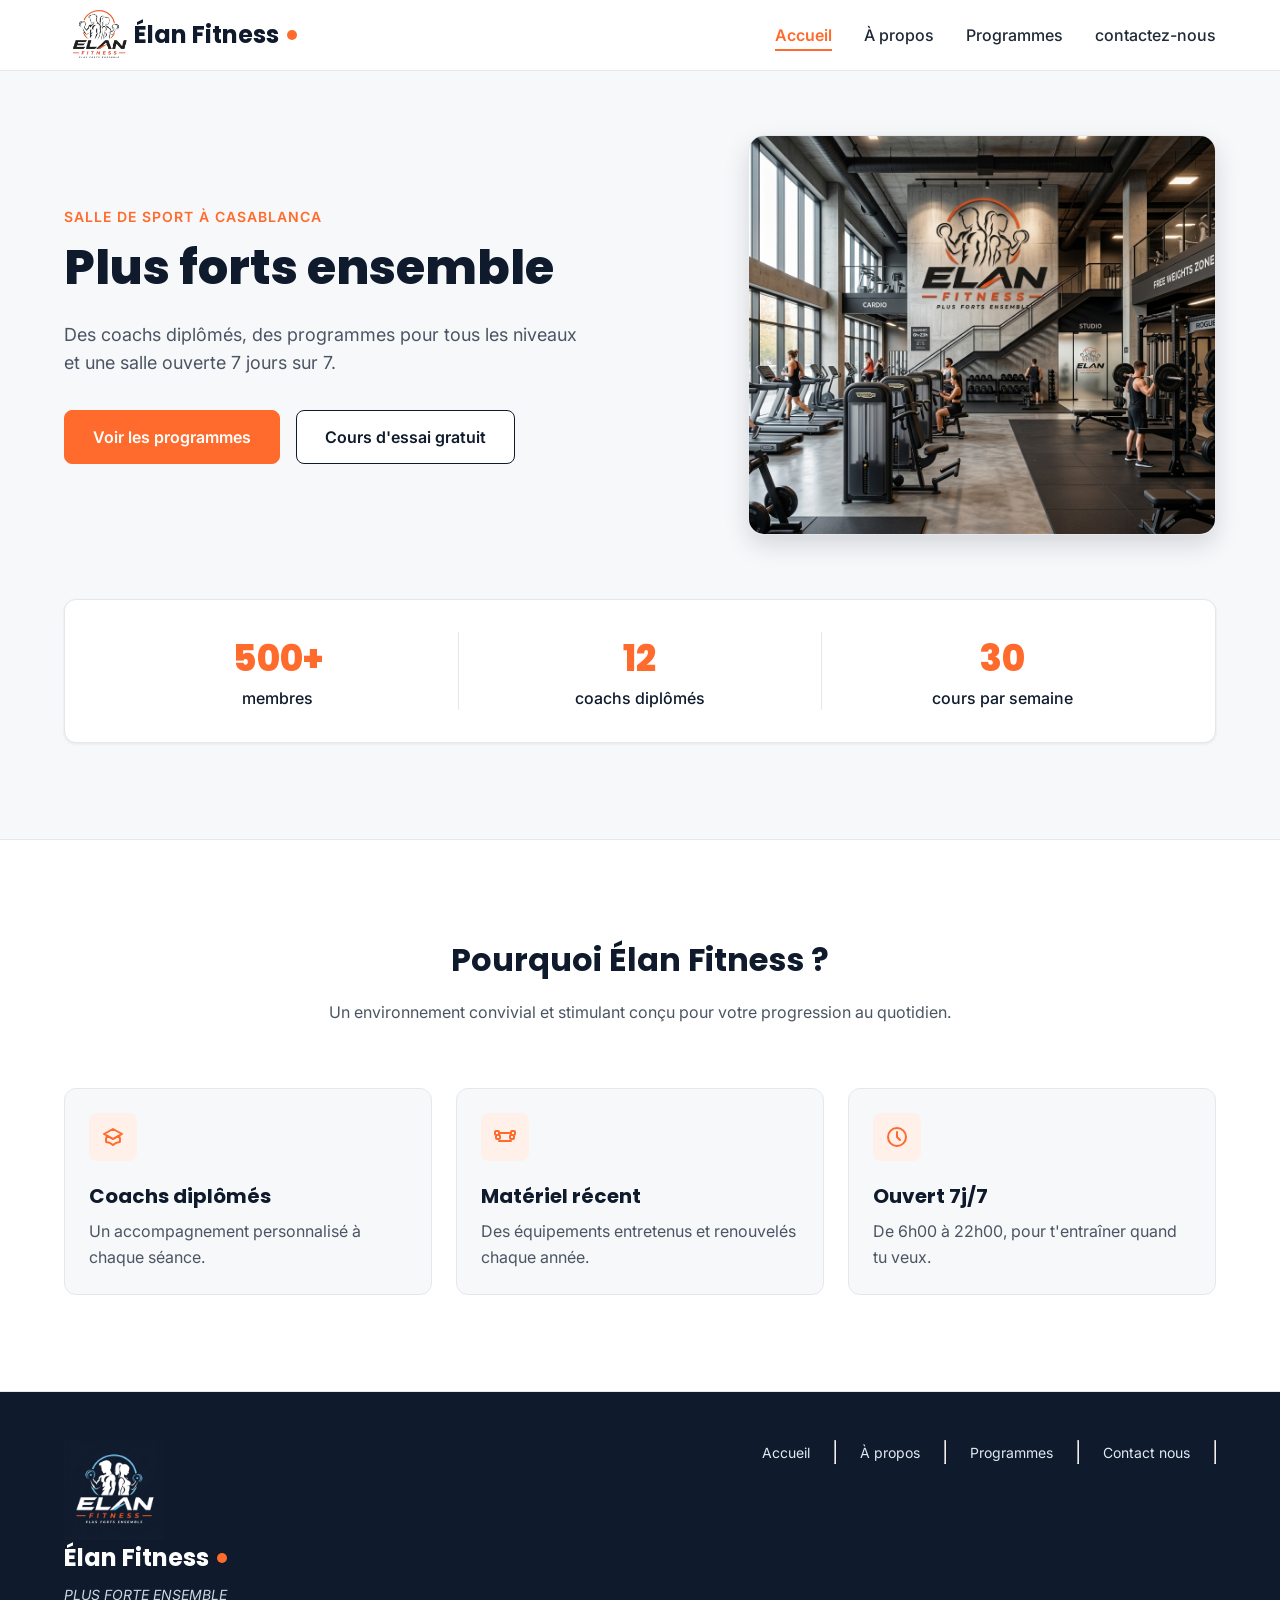
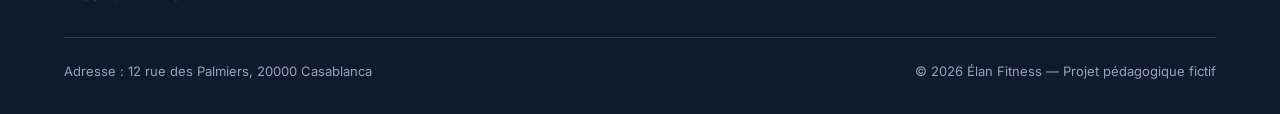
<file: index.html>
<!DOCTYPE html>
<html lang="fr">
<head>
  <meta charset="UTF-8">
  <meta name="viewport" content="width=device-width, initial-scale=1">
  <meta name="description" content="Élan Fitness, salle de sport à Casablanca : musculation, yoga, cardio et boxe fitness avec des coachs diplômés. Réservez votre cours d'essai gratuit.">
  <title>  Élan Fitness | Salle de sport à Casablanca</title>

  <link rel="preconnect" href="https://fonts.googleapis.com">
  <link rel="preconnect" href="https://fonts.gstatic.com" crossorigin>
  <link href="https://fonts.googleapis.com/css2?family=Inter:wght@400;500;600&family=Poppins:wght@600;700;800&display=swap" rel="stylesheet">

  <link rel="stylesheet" href="style.css">
  <link rel="icon" type="image/jpeg" href="img/elan-logo.jpg">
</head>

<body>

  <header class="en-tete">
    <div class="conteneur en-tete-contenu">
      <a href="index.html" class="logo"><img src="img/elan-logo.jpg" alt="logo" width="70px">  Élan Fitness</a>

      <nav aria-label="Navigation principale">
        <ul class="menu">
          <li><a href="index.html" class="lien-actif">Accueil</a></li>
          <li><a href="propos.html">À propos</a></li>
          <li><a href="programmes.html">Programmes</a></li>
          <li><a href="contact-nous.html">contactez-nous</a></li>
        </ul>
      </nav>
    </div>
  </header>

  <main>

    <section id="accueil" class="hero">
      <div class="conteneur">

        <div class="hero-contenu">
          <div class="hero-texte">
            <p class="sur-titre">Salle de sport à Casablanca</p>
            <h1>Plus forts ensemble</h1>
            <p class="hero-description">
              Des coachs diplômés, des programmes pour tous les niveaux et une salle ouverte 7 jours sur 7.
            </p>
            <div class="boutons">
              <a href="programmes.html" class="bouton bouton-principal">Voir les programmes</a>
              <a href="contact-nous.html" class="bouton bouton-secondaire">Cours d'essai gratuit</a>
            </div>
          </div>

          <img class="hero-image" src="img/hero.jpg" alt="Des personnes s'entraînent dans une salle de sport lumineuse à Casablanca">
        </div>

        <div class="chiffres">
          <div class="chiffre">
            <p class="chiffre-nombre">500+</p>
            <p>membres</p>
          </div>
          <div class="chiffre">
            <p class="chiffre-nombre">12</p>
            <p>coachs diplômés</p>
          </div>
          <div class="chiffre">
            <p class="chiffre-nombre">30</p>
            <p>cours par semaine</p>
          </div>
        </div>

      </div>
    </section>

    <section class="section section-blanche">
      <div class="conteneur">

        <div class="section-titre">
          <h2>Pourquoi Élan Fitness ?</h2>
          <p>Un environnement convivial et stimulant conçu pour votre progression au quotidien.</p>
        </div>

        <div class="cartes">
          <article class="carte carte-avantage">
            <div class="icone"><img src="img/icone-coach.svg" alt=""></div>
            <h3>Coachs diplômés</h3>
            <p>Un accompagnement personnalisé à chaque séance.</p>
          </article>

          <article class="carte carte-avantage">
            <div class="icone"><img src="img/icone-materiel.svg" alt=""></div>
            <h3>Matériel récent</h3>
            <p>Des équipements entretenus et renouvelés chaque année.</p>
          </article>

          <article class="carte carte-avantage">
            <div class="icone"><img src="img/icone-horloge.svg" alt=""></div>
            <h3>Ouvert 7j/7</h3>
            <p>De 6h00 à 22h00, pour t'entraîner quand tu veux.</p>
          </article>
        </div>

      </div>
    </section>

  </main>

      <footer class="pied-de-page">
    <div class="conteneur">

      <div class="pied-haut">
        <div>
<img src="img/elan-logo-without-bg.jpg" alt="logo" width="100px">
          <p class="logo logo-clair">Élan Fitness</p>
          <p class="slogan">PLUS FORTE ENSEMBLE</p>
        </div>

        <nav aria-label="Navigation du pied de page">
          <ul class="menu menu-pied">
            <li><a href="index.html">Accueil</a></li>
            <hr>
            <li><a href="propos.html">À propos</a></li>
            <hr>
            <li><a href="programmes.html">Programmes</a></li>
            <hr>
            <li> <a href="contact-nous.html">Contact nous</a></li>
            <hr>
          </ul>
        </nav>
      </div>

      <div class="pied-bas">
        <p>Adresse : 12 rue des Palmiers, 20000 Casablanca</p>
        <p>&copy; 2026 Élan Fitness — Projet pédagogique fictif</p>
      </div>

    </div>
  </footer>

</body>
</html>
</file>
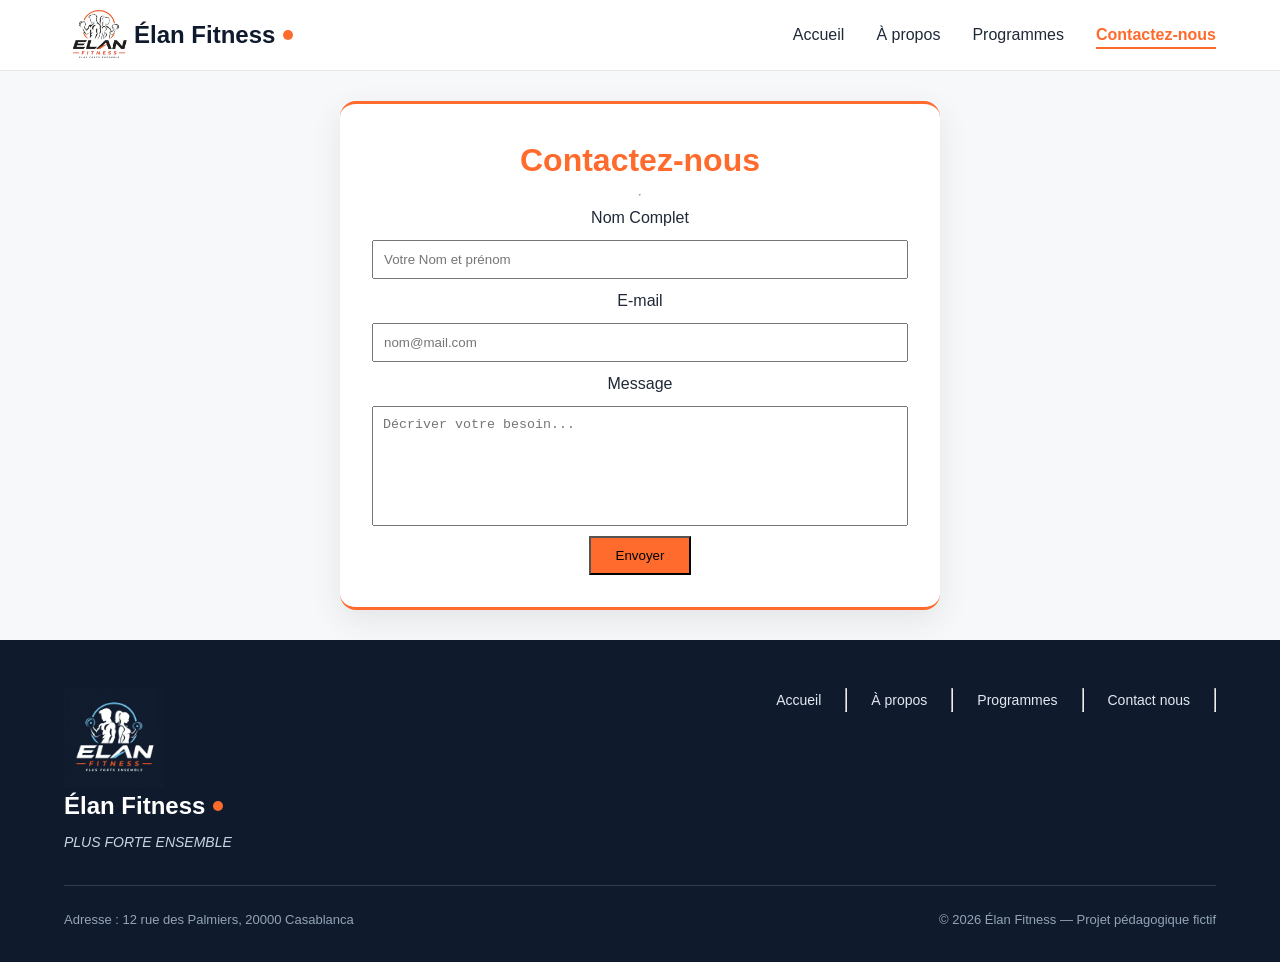
<file: contact-nous.html>
<!DOCTYPE html>
<html lang="fr">
<head>
    <meta charset="UTF-8">
    <meta name="viewport" content="width=device-width, initial-scale=1.0">
    <title>Contactez-nous</title>
      <link rel="stylesheet" href="style.css">
      <link rel="stylesheet" href="style2.css">
      <link rel="icon" type="image/jpeg" href="img/elan-logo.jpg">
</head>
<body>
      <header class="en-tete">
    <div class="conteneur en-tete-contenu">
      <a href="index.html" class="logo"><img src="img/elan-logo.jpg" alt="logo" width="70px">  Élan Fitness</a>

      <nav aria-label="Navigation principale">
        <ul class="menu">
          <li><a href="index.html" >Accueil</a></li>
          <li><a href="propos.html">À propos</a></li>
          <li><a href="programmes.html">Programmes</a></li>
          <li> <a href="contact-nous.html" class="lien-actif">Contactez-nous</a></li>
        </ul>
      </nav>
    </div>
  </header>
  <main>
<form class="contactus">
    <div class="contact">
        <h1>Contactez-nous</h1>
        <hr>
            <label>Nom Complet </label>
            <input type="text" name="Nom" placeholder="Votre Nom et prénom" >
            <label>E-mail</label>
            <input type="email" name="email" placeholder="nom@mail.com">
            <label>Message</label>
            <textarea name="message" class="message" placeholder="Décriver votre besoin..."></textarea>
            <button type="submit">Envoyer</button>
    </div>
  </form>
  </main>

      <footer class="pied-de-page">
    <div class="conteneur">

      <div class="pied-haut">
        <div>
<img src="img/elan-logo-without-bg.jpg" alt="logo" width="100px">
          <p class="logo logo-clair">Élan Fitness</p>
          <p class="slogan">PLUS FORTE ENSEMBLE</p>
        </div>

        <nav aria-label="Navigation du pied de page">
          <ul class="menu menu-pied">
            <li><a href="index.html">Accueil</a></li>
            <hr>
            <li><a href="propos.html">À propos</a></li>
            <hr>
            <li><a href="programmes.html">Programmes</a></li>
            <hr>
            <li> <a href="contact-nous.html">Contact nous</a></li>
            <hr>
          </ul>
        </nav>
      </div>

      <div class="pied-bas">
        <p>Adresse : 12 rue des Palmiers, 20000 Casablanca</p>
        <p>&copy; 2026 Élan Fitness — Projet pédagogique fictif</p>
      </div>

    </div>
  </footer>
</body>
</html>
</file>
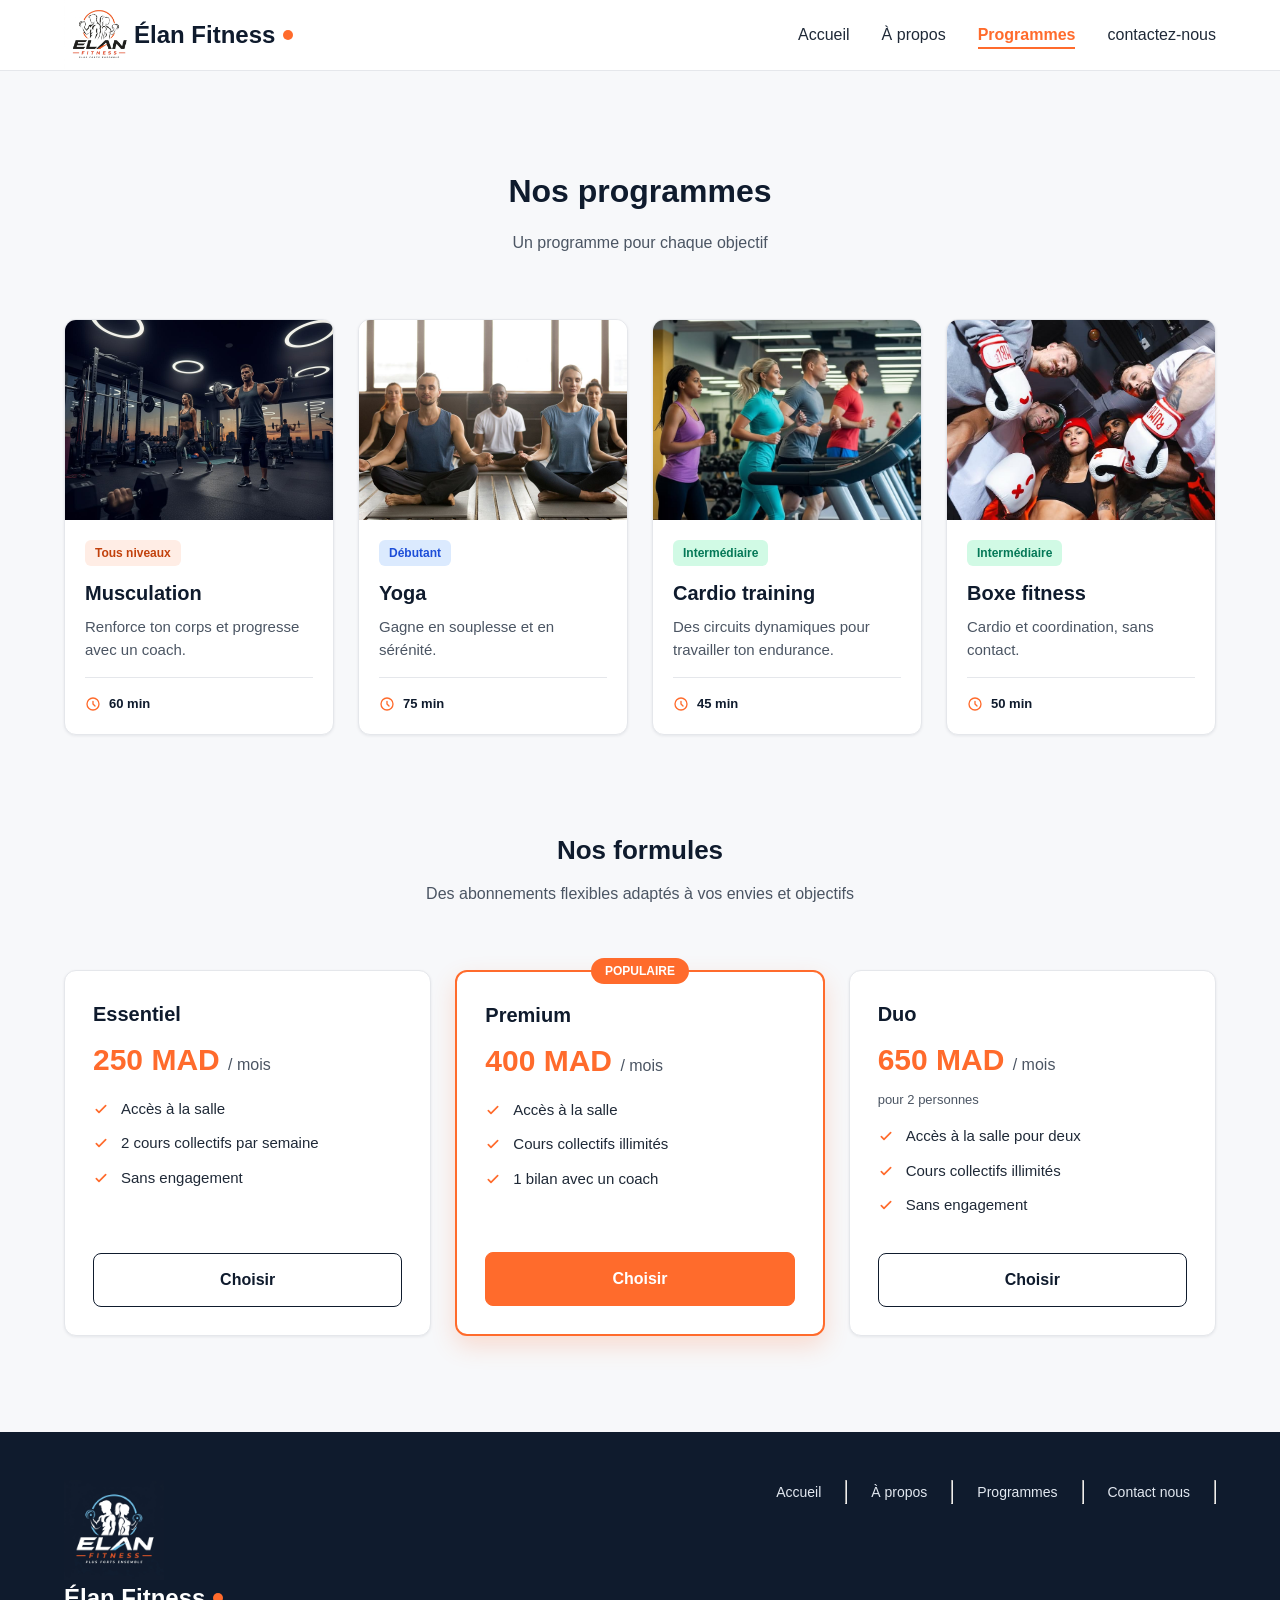
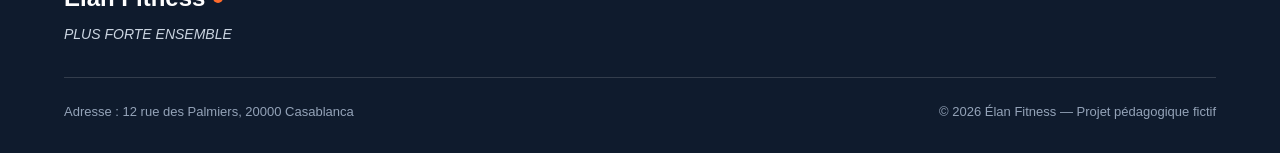
<file: programmes.html>
<!DOCTYPE html>
<html lang="fr">
<head>
    <meta charset="UTF-8">
    <meta name="viewport" content="width=device-width, initial-scale=1.0">
    <title>Nos Programmes | Élan Fitness</title>
    <link rel="stylesheet" href="style.css">
    <link rel="icon" type="image/jpeg" href="img/elan-logo.jpg">
</head>
<body>
          <header class="en-tete">
    <div class="conteneur en-tete-contenu">
      <a href="index.html" class="logo"><img src="img/elan-logo.jpg" alt="logo" width="70px">  Élan Fitness</a>

      <nav aria-label="Navigation principale">
        <ul class="menu">
          <li><a href="index.html" >Accueil</a></li>
          <li><a href="propos.html">À propos</a></li>
          <li><a href="programmes.html" class="lien-actif">Programmes</a></li>
          <li><a href="contact-nous.html">contactez-nous</a></li>
        </ul>
      </nav>
    </div>
  </header>
        <section id="programmes" class="section">
      <div class="conteneur">

        <div class="section-titre">
          <h2>Nos programmes</h2>
          <p>Un programme pour chaque objectif</p>
        </div>

        <div class="cartes">

          <article class="carte carte-programme">
            <img src="img/1musculation.jpg" alt="Une sportive soulève des haltères dans l'espace musculation">
            <div class="programme-corps">
              <span class="etiquette etiquette-orange">Tous niveaux</span>
              <h3>Musculation</h3>
              <p>Renforce ton corps et progresse avec un coach.</p>
              <p class="duree"><img src="img/icone-duree.svg" alt="">60 min</p>
            </div>
          </article>

          <article class="carte carte-programme">
            <img src="img/yoga.jpg" alt="Un groupe pratique le yoga sur des tapis dans une salle lumineuse">
            <div class="programme-corps">
              <span class="etiquette etiquette-bleue">Débutant</span>
              <h3>Yoga</h3>
              <p>Gagne en souplesse et en sérénité.</p>
              <p class="duree"><img src="img/icone-duree.svg" alt="">75 min</p>
            </div>
          </article>

          <article class="carte carte-programme">
            <img src="img/cardio.jpg" alt="Des sportifs suivent un circuit de cardio training avec des kettlebells">
            <div class="programme-corps">
              <span class="etiquette etiquette-verte">Intermédiaire</span>
              <h3>Cardio training</h3>
              <p>Des circuits dynamiques pour travailler ton endurance.</p>
              <p class="duree"><img src="img/icone-duree.svg" alt="">45 min</p>
            </div>
          </article>

          <article class="carte carte-programme">
            <img src="img/boxe.jpg" alt="Une sportive frappe un sac de frappe pendant un cours de boxe fitness">
            <div class="programme-corps">
              <span class="etiquette etiquette-verte">Intermédiaire</span>
              <h3>Boxe fitness</h3>
              <p>Cardio et coordination, sans contact.</p>
              <p class="duree"><img src="img/icone-duree.svg" alt="">50 min</p>
            </div>
          </article>

        </div>

        <div class="formules">

          <div class="section-titre">
            <h3>Nos formules</h3>
            <p>Des abonnements flexibles adaptés à vos envies et objectifs</p>
          </div>

          <div class="cartes">

            <article class="carte formule">
              <h4>Essentiel</h4>
              <p class="prix">250 MAD <span>/ mois</span></p>
              <ul class="formule-liste">
                <li>Accès à la salle</li>
                <li>2 cours collectifs par semaine</li>
                <li>Sans engagement</li>
              </ul>
              <a href="contact-nous.html" class="bouton bouton-secondaire">Choisir</a>
            </article>

            <article class="carte formule formule-populaire">
              <p class="badge-populaire">Populaire</p>
              <h4>Premium</h4>
              <p class="prix">400 MAD <span>/ mois</span></p>
              <ul class="formule-liste">
                <li>Accès à la salle</li>
                <li>Cours collectifs illimités</li>
                <li>1 bilan avec un coach</li>
              </ul>
              <a href="contact-nous.html" class="bouton bouton-principal">Choisir</a>
            </article>

            <article class="carte formule">
              <h4>Duo</h4>
              <p class="prix">650 MAD <span>/ mois</span></p>
              <p class="prix-note">pour 2 personnes</p>
              <ul class="formule-liste">
                <li>Accès à la salle pour deux</li>
                <li>Cours collectifs illimités</li>
                <li>Sans engagement</li>
              </ul>
              <a href="contact-nous.html" class="bouton bouton-secondaire">Choisir</a>
            </article>

          </div>
        </div>

      </div>
    </section>
      <footer class="pied-de-page">
    <div class="conteneur">

      <div class="pied-haut">
        <div>
<img src="img/elan-logo-without-bg.jpg" alt="logo" width="100px">
          <p class="logo logo-clair">Élan Fitness</p>
          <p class="slogan">PLUS FORTE ENSEMBLE</p>
        </div>

        <nav aria-label="Navigation du pied de page">
          <ul class="menu menu-pied">
            <li><a href="index.html">Accueil</a></li>
            <hr>
            <li><a href="propos.html">À propos</a></li>
            <hr>
            <li><a href="programmes.html">Programmes</a></li>
            <hr>
            <li> <a href="contact-nous.html">Contact nous</a></li>
            <hr>
          </ul>
        </nav>
      </div>

      <div class="pied-bas">
        <p>Adresse : 12 rue des Palmiers, 20000 Casablanca</p>
        <p>&copy; 2026 Élan Fitness — Projet pédagogique fictif</p>
      </div>

    </div>
  </footer>
</body>
</html>
</file>
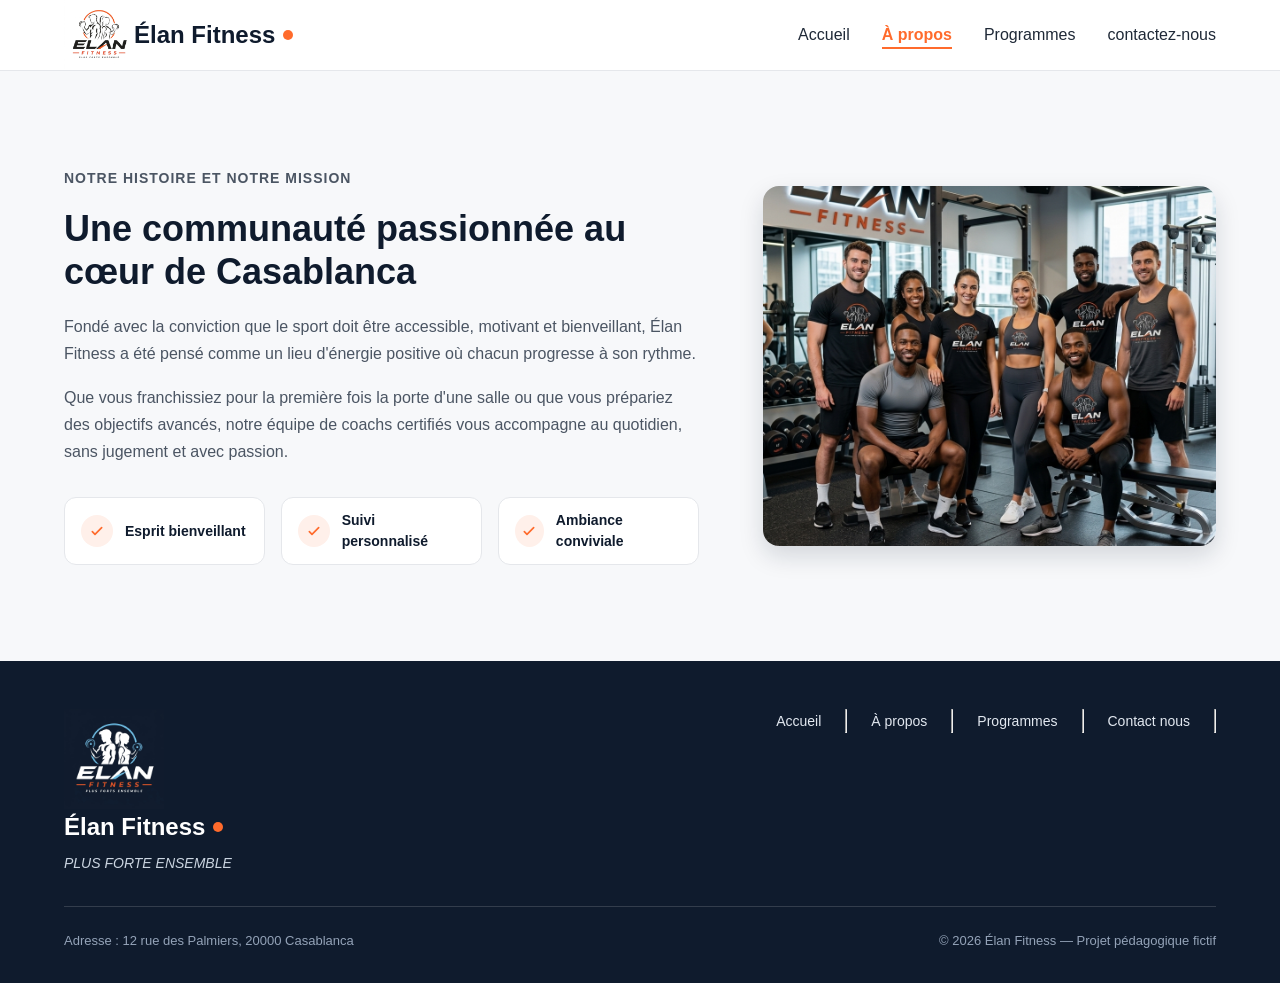
<file: propos.html>
<!DOCTYPE html>
<html lang="fr">
<head>
    <meta charset="UTF-8">
    <meta name="viewport" content="width=device-width, initial-scale=1.0">
    <title>À propos d'Élan Fitness | Élan Fitness</title>
    <link rel="stylesheet" href="style.css">
    <link rel="icon" type="image/jpeg" href="img/elan-logo.jpg">
</head>
<body>
      <header class="en-tete">
    <div class="conteneur en-tete-contenu">
      <a href="index.html" class="logo"><img src="img/elan-logo.jpg" alt="logo" width="70px">  Élan Fitness</a>

      <nav aria-label="Navigation principale">
        <ul class="menu">
          <li><a href="index.html" >Accueil</a></li>
          <li><a href="propos.html" class="lien-actif">À propos</a></li>
          <li><a href="programmes.html">Programmes</a></li>
          <li><a href="contact-nous.html">contactez-nous</a></li>
        </ul>
      </nav>
    </div>
  </header>
        <section id="a-propos" class="section">
      <div class="conteneur apropos-contenu">

        <div class="apropos-texte">
          <p class="sur-titre">Notre histoire et notre mission</p>
          <h2>Une communauté passionnée au cœur de Casablanca</h2>
          <p>
            Fondé avec la conviction que le sport doit être accessible, motivant et bienveillant,
            Élan Fitness a été pensé comme un lieu d'énergie positive où chacun progresse à son rythme.
          </p>
          <p>
            Que vous franchissiez pour la première fois la porte d'une salle ou que vous prépariez des
            objectifs avancés, notre équipe de coachs certifiés vous accompagne au quotidien, sans
            jugement et avec passion.
          </p>

          <ul class="valeurs">
            <li class="valeur">
              <div class="icone icone-petite"><img src="img/icone-check.svg" alt=""></div>
              <span>Esprit bienveillant</span>
            </li>
            <li class="valeur">
              <div class="icone icone-petite"><img src="img/icone-check.svg" alt=""></div>
              <span>Suivi personnalisé</span>
            </li>
            <li class="valeur">
              <div class="icone icone-petite"><img src="img/icone-check.svg" alt=""></div>
              <span>Ambiance conviviale</span>
            </li>
          </ul>
        </div>

        <img class="apropos-image" src="img/equipe.jpg" alt="L'équipe de coachs d'Élan Fitness réunie dans la salle">

      </div>
    </section>
      <footer class="pied-de-page">
    <div class="conteneur">

      <div class="pied-haut">
        <div>
<img src="img/elan-logo-without-bg.jpg" alt="logo" width="100px">
          <p class="logo logo-clair">Élan Fitness</p>
          <p class="slogan">PLUS FORTE ENSEMBLE</p>
        </div>

        <nav aria-label="Navigation du pied de page">
          <ul class="menu menu-pied">
            <li><a href="index.html">Accueil</a></li>
            <hr>
            <li><a href="propos.html">À propos</a></li>
            <hr>
            <li><a href="programmes.html">Programmes</a></li>
            <hr>
            <li> <a href="contact-nous.html">Contact nous</a></li>
            <hr>
          </ul>
        </nav>
      </div>

      <div class="pied-bas">
        <p>Adresse : 12 rue des Palmiers, 20000 Casablanca</p>
        <p>&copy; 2026 Élan Fitness — Projet pédagogique fictif</p>
      </div>

    </div>
  </footer>
</body>
</html>
</file>
<file: style.css>
* {
  box-sizing: border-box;
  margin: 0;
  padding: 0;
}

html {
  scroll-behavior: smooth;
}

body {
  font-family: 'Inter', Arial, sans-serif;
  font-size: 16px;
  line-height: 1.5;
  color: #1F2937;
  background-color: #F7F8FA;
}

h1, h2, h3, h4 {
  font-family: 'Poppins', Arial, sans-serif;
  color: #0F1B2D;
}

a {
  color: inherit;
  text-decoration: none;
}

ul {
  list-style: none;
}

img {
  display: block;
  max-width: 100%;
}

a:focus-visible,
button:focus-visible {
  outline: 3px solid #FF6B2C;
  outline-offset: 2px;
}

.conteneur {
  width: 100%;
  max-width: 1200px;
  margin: 0 auto;
  padding: 0 24px;
}

.section {
  padding: 96px 0;
}

.section-blanche {
  background-color: #FFFFFF;
  border-top: 1px solid #E5E7EB;
  border-bottom: 1px solid #E5E7EB;
}

.section-titre {
  max-width: 640px;
  margin: 0 auto 64px;
  text-align: center;
}

.section-titre h2 {
  font-size: 32px;
  margin-bottom: 16px;
}

.section-titre h3 {
  font-size: 26px;
  margin-bottom: 12px;
}

.section-titre p {
  color: #4B5563;
}

.sur-titre {
  font-size: 14px;
  font-weight: 600;
  color: #FF6B2C;
  text-transform: uppercase;
  letter-spacing: 1px;
  margin-bottom: 12px;
}

.bouton {
  display: inline-block;
  padding: 14px 28px;
  border-radius: 8px;
  font-size: 16px;
  font-weight: 600;
  text-align: center;
  cursor: pointer;
}

.bouton-principal {
  background-color: #FF6B2C;
  border: 1px solid #FF6B2C;
  color: #FFFFFF;
}

.bouton-principal:hover {
  background-color: #F05817;
}

.bouton-secondaire {
  background-color: #FFFFFF;
  border: 1px solid #0F1B2D;
  color: #0F1B2D;
}

.bouton-secondaire:hover {
  background-color: #F3F4F6;
}

.cartes {
  display: flex;
  gap: 24px;
}

.carte {
  flex: 1;
  background-color: #FFFFFF;
  border: 1px solid #E5E7EB;
  border-radius: 12px;
  box-shadow: 0 1px 3px rgba(15, 27, 45, 0.08);
}

.icone {
  width: 48px;
  height: 48px;
  background-color: #FFF0EA;
  border-radius: 8px;
  display: flex;
  align-items: center;
  justify-content: center;
}

.icone img {
  width: 24px;
  height: 24px;
}

.icone-petite {
  width: 32px;
  height: 32px;
  border-radius: 50%;
}

.icone-petite img {
  width: 16px;
  height: 16px;
}

.en-tete {
  position: sticky;
  top: 0;
  z-index: 10;
  background-color: #FFFFFF;
  border-bottom: 1px solid #E5E7EB;
}

.en-tete-contenu {
  height: auto;
  display: flex;
  align-items: center;
  justify-content: space-between;
}

.logo {
  display: flex;
  align-items: center;
  font-family: 'Poppins', Arial, sans-serif;
  font-size: 24px;
  font-weight: 700;
  color: #0F1B2D;
}

.logo::after {
  content: "";
  width: 10px;
  height: 10px;
  margin-left: 8px;
  background-color: #FF6B2C;
  border-radius: 50%;
}

.menu {
  display: flex;
  gap: 32px;
}

.menu a {
  font-weight: 500;
  padding-bottom: 4px;
  border-bottom: 2px solid transparent;
}

.menu a:hover {
  color: #FF6B2C;
}

.menu .lien-actif {
  color: #FF6B2C;
  font-weight: 600;
  border-bottom-color: #FF6B2C;
}

.hero {
  padding: 64px 0 96px;
}

.hero-contenu {
  display: flex;
  align-items: center;
  gap: 32px;
}

.hero-texte {
  flex: 7;
}

.hero-texte h1 {
  font-size: 48px;
  font-weight: 800;
  line-height: 1.2;
  margin-bottom: 24px;
}

.hero-description {
  max-width: 520px;
  font-size: 18px;
  line-height: 1.6;
  color: #4B5563;
  margin-bottom: 32px;
}

.boutons {
  display: flex;
  flex-wrap: wrap;
  gap: 16px;
}

.hero-image {
  flex: 5;
  min-width: 0;
  height: 400px;
  object-fit: cover;
  border-radius: 16px;
  border: 1px solid #E5E7EB;
  box-shadow: 0 10px 25px rgba(15, 27, 45, 0.15);
}

.chiffres {
  display: flex;
  margin-top: 64px;
  padding: 32px;
  background-color: #FFFFFF;
  border: 1px solid #E5E7EB;
  border-radius: 12px;
  box-shadow: 0 1px 3px rgba(15, 27, 45, 0.08);
}

.chiffre {
  flex: 1;
  text-align: center;
  font-weight: 500;
  color: #0F1B2D;
}

.chiffre + .chiffre {
  border-left: 1px solid #E5E7EB;
}

.chiffre-nombre {
  font-family: 'Poppins', Arial, sans-serif;
  font-size: 36px;
  font-weight: 800;
  color: #FF6B2C;
}

.carte-avantage {
  padding: 24px;
  background-color: #F7F8FA;
  box-shadow: none;
}

.carte-avantage .icone {
  margin-bottom: 20px;
}

.carte-avantage h3 {
  font-size: 20px;
  margin-bottom: 8px;
}

.carte-avantage p {
  color: #4B5563;
  line-height: 1.6;
}

.apropos-contenu {
  display: flex;
  align-items: center;
  gap: 64px;
}

.apropos-texte {
  flex: 7;
}

.apropos-texte h2 {
  font-size: 36px;
  line-height: 1.2;
  margin-bottom: 20px;
}

.apropos-texte p {
  color: #4B5563;
  line-height: 1.7;
  margin-bottom: 16px;
}


.valeurs {
  display: flex;
  gap: 16px;
  margin-top: 32px;
}

.valeur {
  flex: 1;
  display: flex;
  align-items: center;
  gap: 12px;
  padding: 12px 16px;
  background-color: #FFFFFF;
  border: 1px solid #E5E7EB;
  border-radius: 12px;
  font-family: 'Poppins', Arial, sans-serif;
  font-size: 14px;
  font-weight: 600;
  color: #0F1B2D;
}

.apropos-image {
  flex: 5;
  min-width: 0;
  height: 360px;
  object-fit: cover;
  border-radius: 16px;
  box-shadow: 0 10px 25px rgba(15, 27, 45, 0.15);
}

.carte-programme {
  display: flex;
  flex-direction: column;
  overflow: hidden;
}

.carte-programme > img {
  width: 100%;
  height: 200px;
  object-fit: cover;
}

.programme-corps {
  flex: 1;
  display: flex;
  flex-direction: column;
  padding: 20px;
}

.programme-corps h3 {
  font-size: 20px;
  margin-bottom: 8px;
}

.programme-corps p {
  font-size: 15px;
  color: #4B5563;
}
.etiquette {
  align-self: flex-start;
  padding: 4px 10px;
  margin-bottom: 12px;
  border-radius: 6px;
  font-size: 12px;
  font-weight: 600;
}

.etiquette-orange {
  background-color: #FFEDE5;
  color: #C2410C;
}

.etiquette-bleue {
  background-color: #DBEAFE;
  color: #1D4ED8;
}

.etiquette-verte {
  background-color: #D1FAE5;
  color: #047857;
}

.programme-corps .duree {
  display: flex;
  align-items: center;
  gap: 8px;
  margin-top: auto;
  padding-top: 16px;
  border-top: 1px solid #E5E7EB;
  font-size: 13px;
  font-weight: 600;
  color: #0F1B2D;
}

.programme-corps h3 + p {
  margin-bottom: 16px;
}

.duree img {
  width: 16px;
  height: 16px;
}

.formules {
  margin-top: 96px;
}

.formule {
  position: relative;
  display: flex;
  flex-direction: column;
  padding: 28px;
}

.formule h4 {
  font-size: 20px;
}

.prix {
  margin: 8px 0 16px;
  font-family: 'Poppins', Arial, sans-serif;
  font-size: 30px;
  font-weight: 800;
  color: #FF6B2C;
}

.prix span {
  font-family: 'Inter', Arial, sans-serif;
  font-size: 16px;
  font-weight: 500;
  color: #4B5563;
}

.prix-note {
  margin: -8px 0 16px;
  font-size: 13px;
  color: #4B5563;
}

.formule-liste {
  flex: 1;
  margin-bottom: 24px;
}

.formule-liste li {
  padding-left: 28px;
  margin-bottom: 12px;
  font-size: 15px;
  background-image: url('img/icone-check.svg');
  background-repeat: no-repeat;
  background-position: left center;
  background-size: 16px;
}

.formule .bouton {
  display: block;
}

.formule-populaire {
  border: 2px solid #FF6B2C;
  box-shadow: 0 10px 25px rgba(255, 107, 44, 0.2);
}

.badge-populaire {
  position: absolute;
  top: -14px;
  left: 50%;
  transform: translateX(-50%);
  padding: 4px 14px;
  background-color: #FF6B2C;
  border-radius: 999px;
  font-size: 12px;
  font-weight: 700;
  text-transform: uppercase;
  color: #FFFFFF;
}

.pied-de-page {
  padding: 48px 0 32px;
  background-color: #0F1B2D;
  color: #FFFFFF;
}

.pied-haut {
  display: flex;
  justify-content: space-between;
  align-items: flex-start;
  padding-bottom: 32px;
  border-bottom: 1px solid rgba(255, 255, 255, 0.15);
}

.logo-clair {
  color: #FFFFFF;
}

.slogan {
  margin-top: 8px;
  font-size: 14px;
  font-style: italic;
  color: #CBD5E1;
}

.menu-pied {
  gap: 24px;
}

.menu-pied a {
  font-size: 14px;
  font-weight: 400;
  color: #E2E8F0;
}

.pied-bas {
  display: flex;
  justify-content: space-between;
  margin-top: 24px;
  font-size: 13px;
  color: #94A3B8;
}

/* Bannière page secondaire */
.page-banniere {
  padding: 64px 0;
  background-color: #FFFFFF;
  border-bottom: 1px solid #E5E7EB;
  text-align: center;
}

.page-banniere h1 {
  font-size: 40px;
  font-weight: 800;
  margin-bottom: 16px;
}

.page-banniere-description {
  max-width: 640px;
  margin: 0 auto;
  font-size: 18px;
  line-height: 1.6;
  color: #4B5563;
}

/* Section Appel à l'action (CTA) */
.section-cta {
  text-align: center;
}

.cta-boite {
  max-width: 680px;
  margin: 0 auto;
}

.cta-boite h2 {
  font-size: 32px;
  margin-bottom: 16px;
}

.cta-boite p {
  font-size: 18px;
  line-height: 1.6;
  color: #4B5563;
  margin-bottom: 32px;
}

.cta-boutons {
  justify-content: center;
}

/* Responsive */
@media (max-width: 900px) {
  .hero-contenu,
  .apropos-contenu {
    flex-direction: column;
    text-align: center;
  }

  .hero-description,
  .apropos-texte p {
    margin-left: auto;
    margin-right: auto;
  }

  .boutons {
    justify-content: center;
  }

  .cartes {
    flex-direction: column;
  }

  .valeurs {
    flex-direction: column;
  }

  .hero-image,
  .apropos-image {
    width: 100%;
    max-height: 340px;
  }

  .chiffres {
    flex-direction: column;
    gap: 20px;
  }

  .chiffre + .chiffre {
    border-left: none;
    border-top: 1px solid #E5E7EB;
    padding-top: 20px;
  }

  .pied-haut,
  .pied-bas {
    flex-direction: column;
    gap: 16px;
    text-align: center;
    align-items: center;
  }
.en-tete-contenu {
  height: auto;
  flex-direction: column;
  gap: 8px;
  padding: 10px 0;
}
.logo {
  font-size: 20px;
}
.menu {
  flex-direction: row;
  flex-wrap: wrap;
  justify-content: center;
  gap: 8px 16px;
}
.menu a {
  font-size: 14px;
}
.pied-de-page {
  padding: 28px 0 20px;
}
.pied-haut {
  padding-bottom: 20px;
  gap: 12px;
}
.menu-pied {
  flex-wrap: wrap;
  justify-content: center;
  gap: 10px 16px;
}
.pied-bas {
  margin-top: 16px;
  gap: 8px;
  font-size: 12px;
}
.hero-texte h1 {
  font-size: 32px;
}
.hero-description {
  font-size: 16px;
}
.hero {
  padding: 39px 0 56px;
}
}
</file>
<file: style2.css>
.contactus {
  display: block;
  margin: 0 auto;
  width: 100%;
  max-width: 700px;
}

.contact h1 {
    color:  #FF6B2C;
}

.contact {
    margin: 30px auto;
    display: flex;
    flex-direction: column;
    align-items: center;
    font-family: Arial, Helvetica, sans-serif;
    gap: 10px;
    background-color: rgb(255, 255, 255);
    border-radius: 16px;
    box-shadow: 0 10px 30px rgba(61, 57, 57, 0.1);
    max-width: 600px;
    padding: 32px;
    border-top: 3px solid #FF6B2C;
    border-bottom:3px solid #FF6B2C ;
} 
.contact input,

.contact textarea {
    width: 100%;
    padding: 10px;
}
.contact button {
    align-self: center;
    background-color: #FF6B2C;
    padding: 10px 25px;
}
.message{
    resize: none;
    height: 120px;
}
@media (max-width: 767px) {
  .contact {
    margin: 20px 16px;
    padding: 24px 16px;
  }

  .contact h1 {
    font-size: 26px;
    text-align: center;
  }
}
</file>
